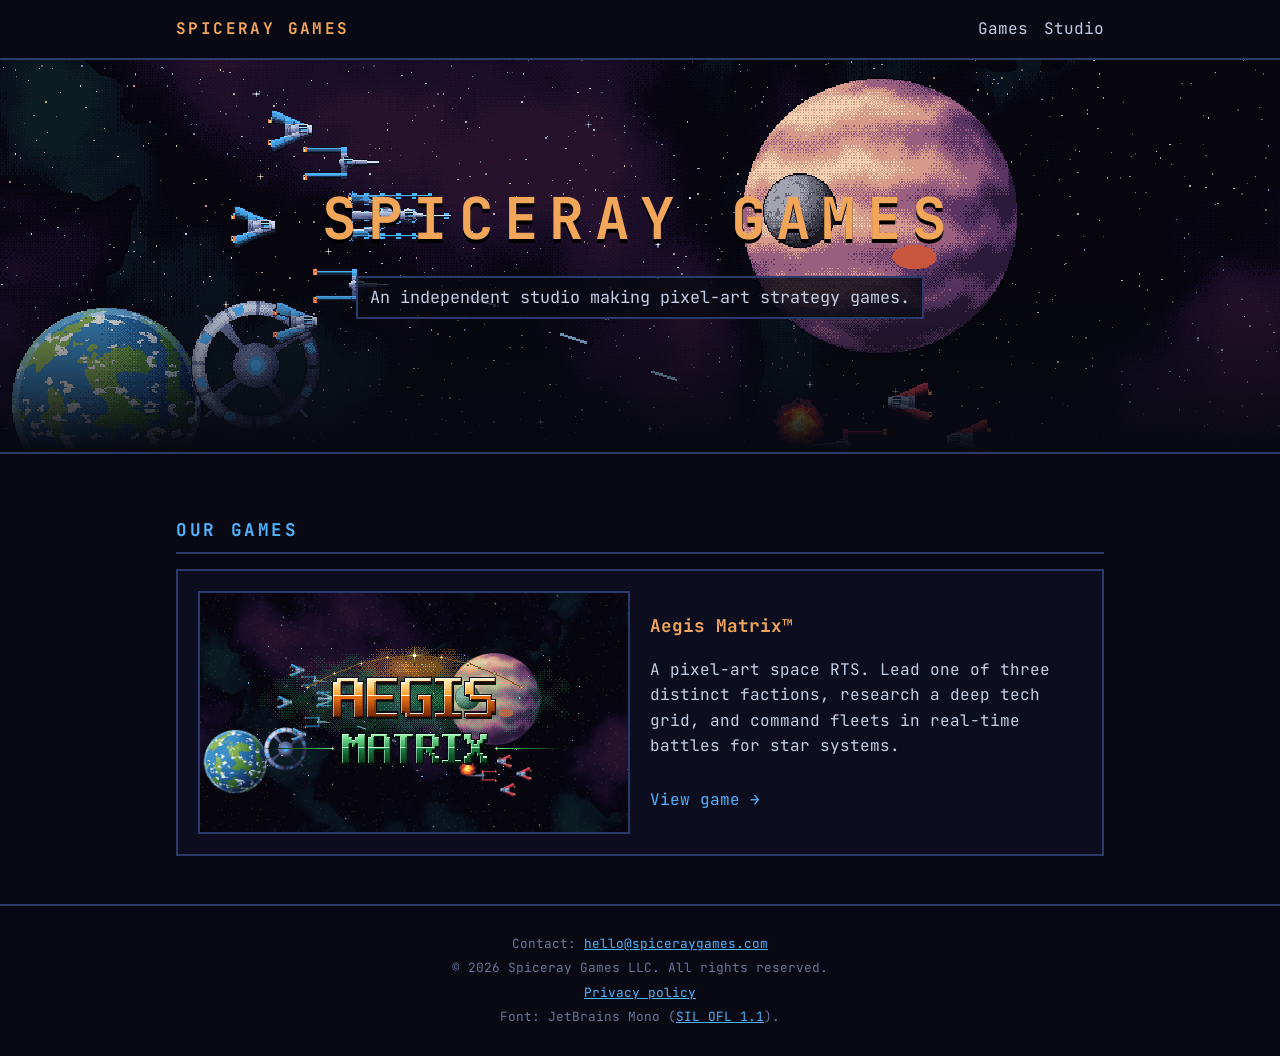
<file: index.html>
<!doctype html>
<html lang="en">
<head>
<meta charset="utf-8">
<meta name="viewport" content="width=device-width, initial-scale=1">
<title>Spiceray Games</title>
<meta name="description" content="Spiceray Games is an independent studio making pixel-art strategy games.">
<link rel="stylesheet" href="/assets/site.css?v=4">
</head>
<body>
<header class="top">
  <a class="studio" href="/">Spiceray Games</a>
  <nav><a href="/games/">Games</a><a href="/studio/">Studio</a></nav>
</header>

<div class="hero short lined">
  <div class="hero-inner">
    <h1>Spiceray Games</h1>
    <p class="tag">An independent studio making pixel-art strategy games.</p>
  </div>
</div>

<main class="wrap">
  <section>
    <h2>Our games</h2>
<a class="gamecard" href="/games/aegis-matrix/">
  <div class="shot"><img src="/assets/logo_aegis_matrix.png" alt="Aegis Matrix"></div>
  <div>
    <h3>Aegis Matrix&#8482;</h3>
    <p>A pixel-art space RTS. Lead one of three distinct factions, research a deep tech grid, and command fleets in real-time battles for star systems.</p>
    <span class="more">View game &rarr;</span>
  </div>
</a>
  </section>
</main>
<footer>
  <p>Contact: <a href="mailto:hello@spiceraygames.com">hello@spiceraygames.com</a></p>
  <p>&copy; 2026 Spiceray Games LLC. All rights reserved.</p>
  <p><a href="/privacy/">Privacy policy</a></p>
  <p>Font: JetBrains Mono (<a href="/assets/JetBrainsMono-OFL.txt">SIL OFL 1.1</a>).</p>
</footer>
</body>
</html>
</file>
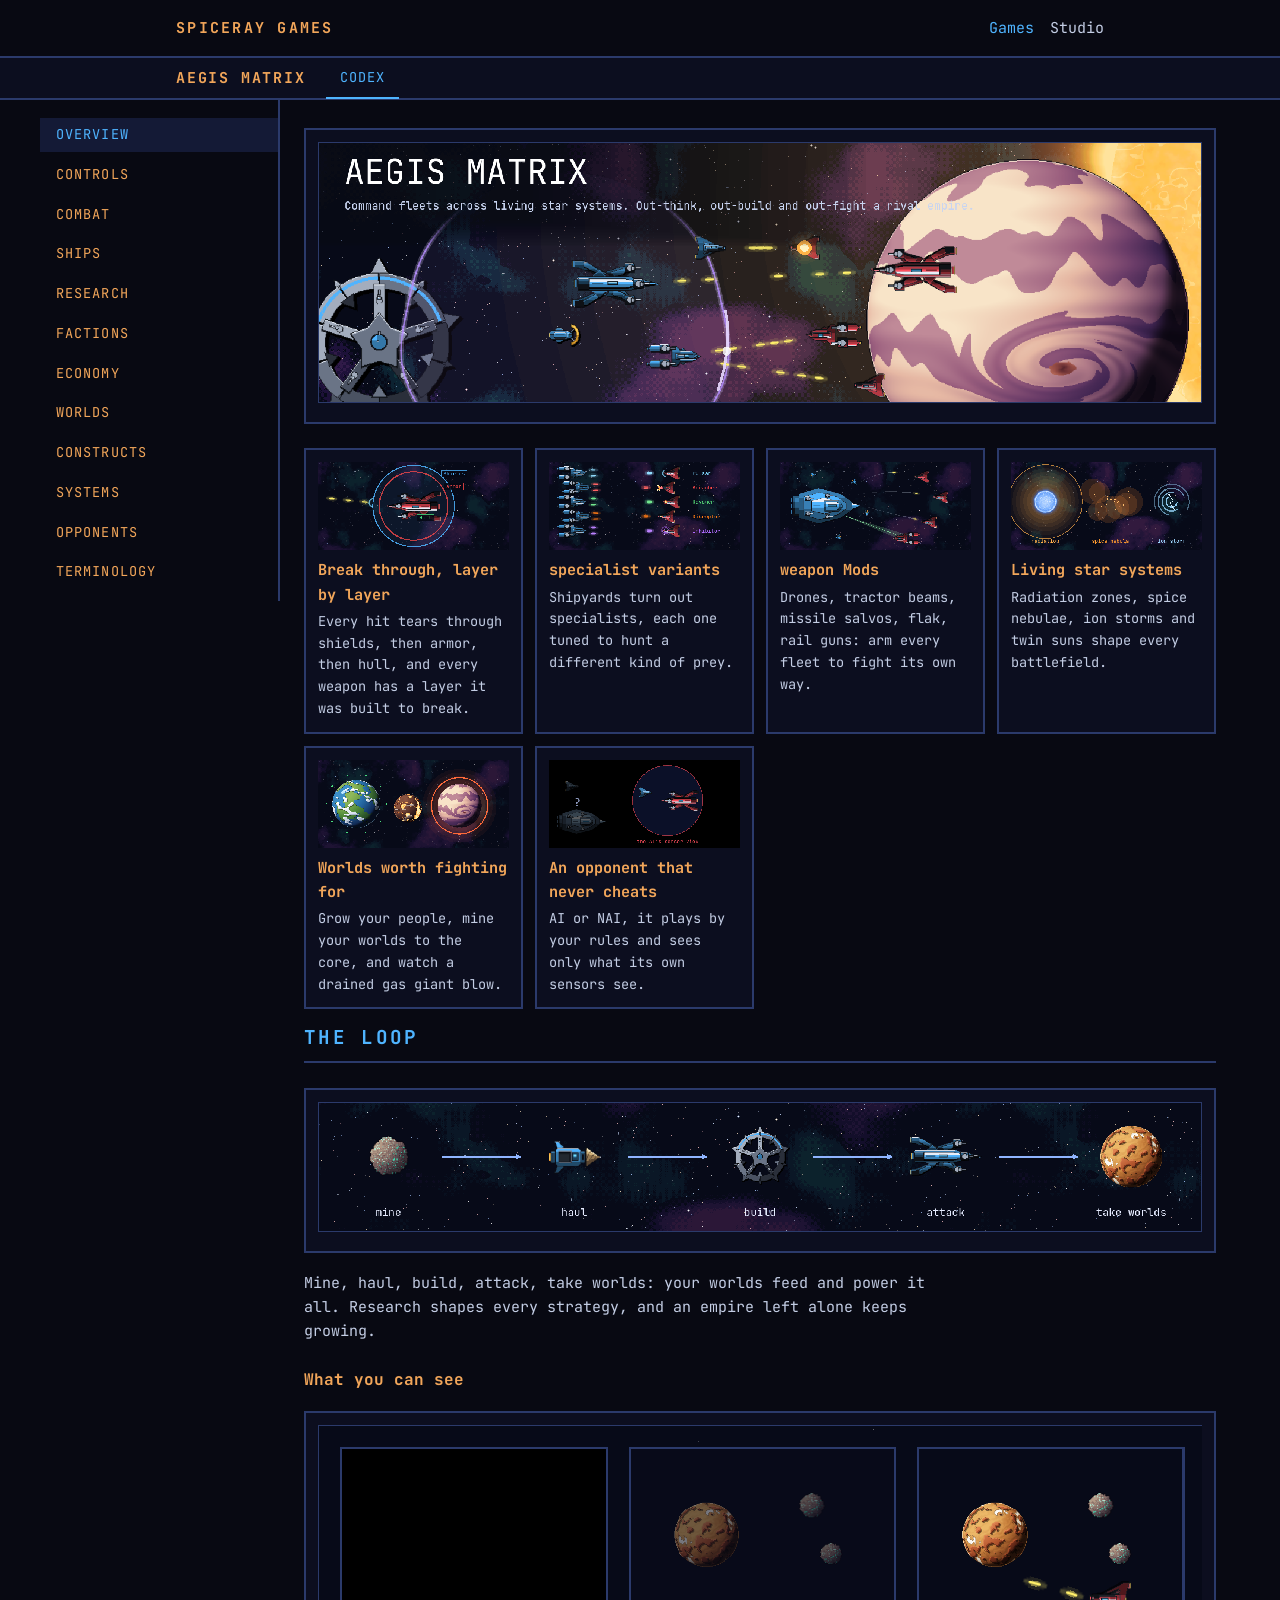
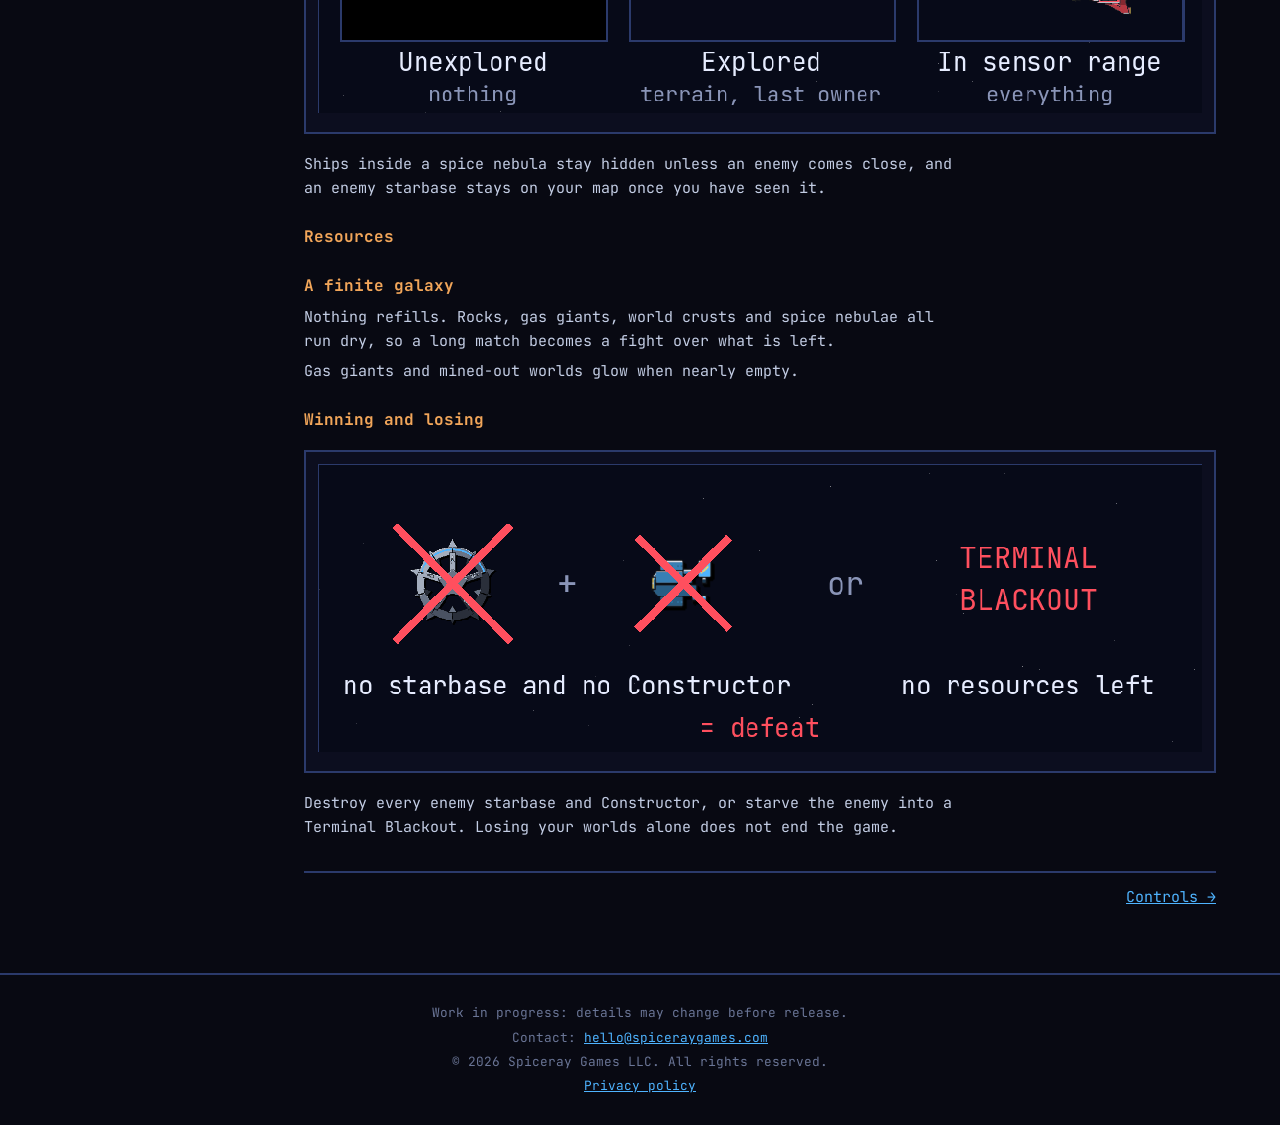
<file: codex/index.html>
<!doctype html>
<html lang="en"><head><meta charset="utf-8">
<title>Aegis Matrix Codex</title>
<link rel="canonical" href="/games/aegis-matrix/codex/">
<script>location.replace('/games/aegis-matrix/codex/' + location.hash)</script>
<meta http-equiv="refresh" content="0; url=/games/aegis-matrix/codex/">
</head><body><p>The Codex has moved: <a href="/games/aegis-matrix/codex/">Aegis Matrix Codex</a>.</p></body></html>
</file>
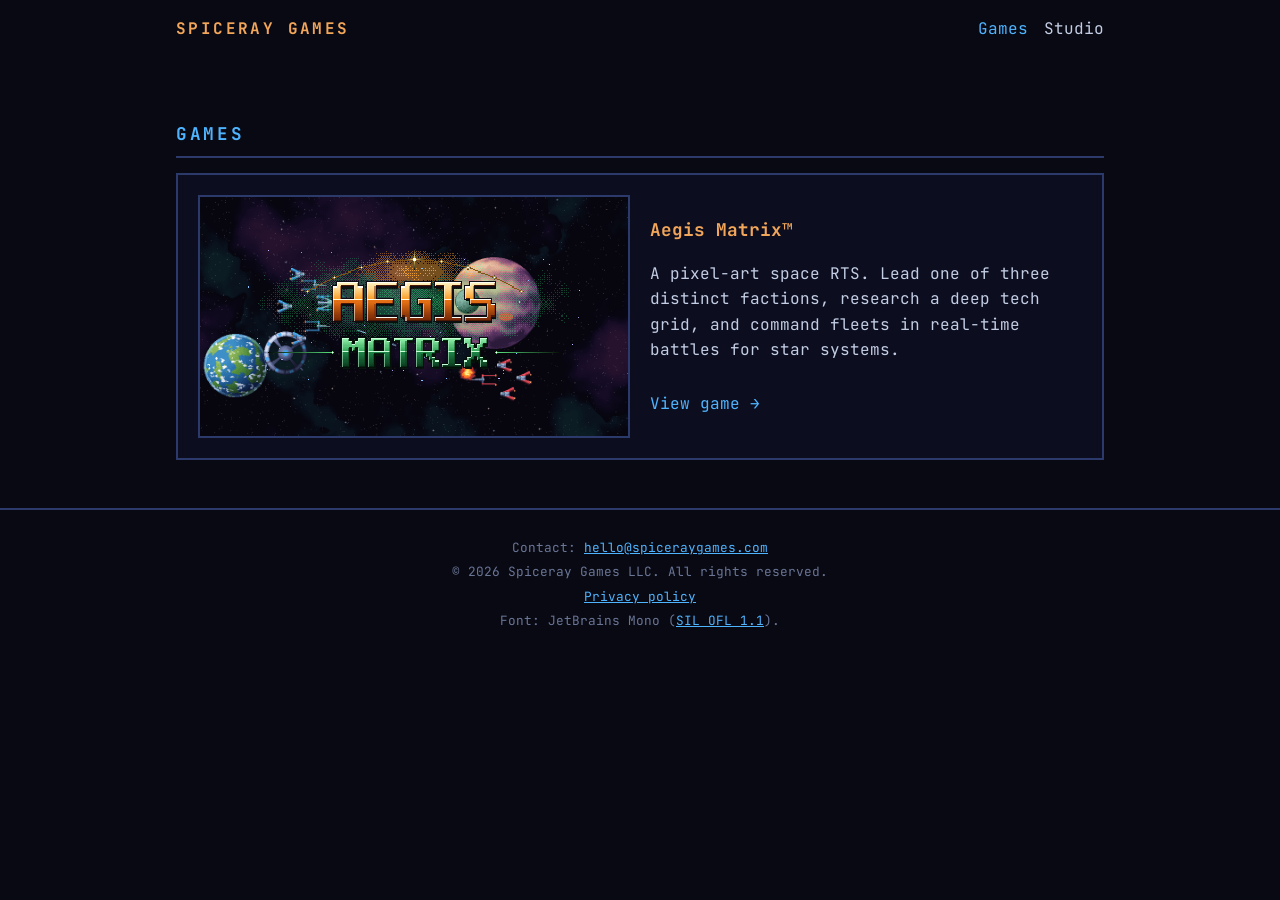
<file: games/index.html>
<!doctype html>
<html lang="en">
<head>
<meta charset="utf-8">
<meta name="viewport" content="width=device-width, initial-scale=1">
<title>Games – Spiceray Games</title>
<meta name="description" content="Games by Spiceray Games.">
<link rel="stylesheet" href="/assets/site.css?v=4">
</head>
<body>
<header class="top">
  <a class="studio" href="/">Spiceray Games</a>
  <nav><a href="/games/" class="on">Games</a><a href="/studio/">Studio</a></nav>
</header>

<main class="wrap">
  <section>
    <h2>Games</h2>
<a class="gamecard" href="/games/aegis-matrix/">
  <div class="shot"><img src="/assets/logo_aegis_matrix.png" alt="Aegis Matrix"></div>
  <div>
    <h3>Aegis Matrix&#8482;</h3>
    <p>A pixel-art space RTS. Lead one of three distinct factions, research a deep tech grid, and command fleets in real-time battles for star systems.</p>
    <span class="more">View game &rarr;</span>
  </div>
</a>
  </section>
</main>
<footer>
  <p>Contact: <a href="mailto:hello@spiceraygames.com">hello@spiceraygames.com</a></p>
  <p>&copy; 2026 Spiceray Games LLC. All rights reserved.</p>
  <p><a href="/privacy/">Privacy policy</a></p>
  <p>Font: JetBrains Mono (<a href="/assets/JetBrainsMono-OFL.txt">SIL OFL 1.1</a>).</p>
</footer>
</body>
</html>
</file>
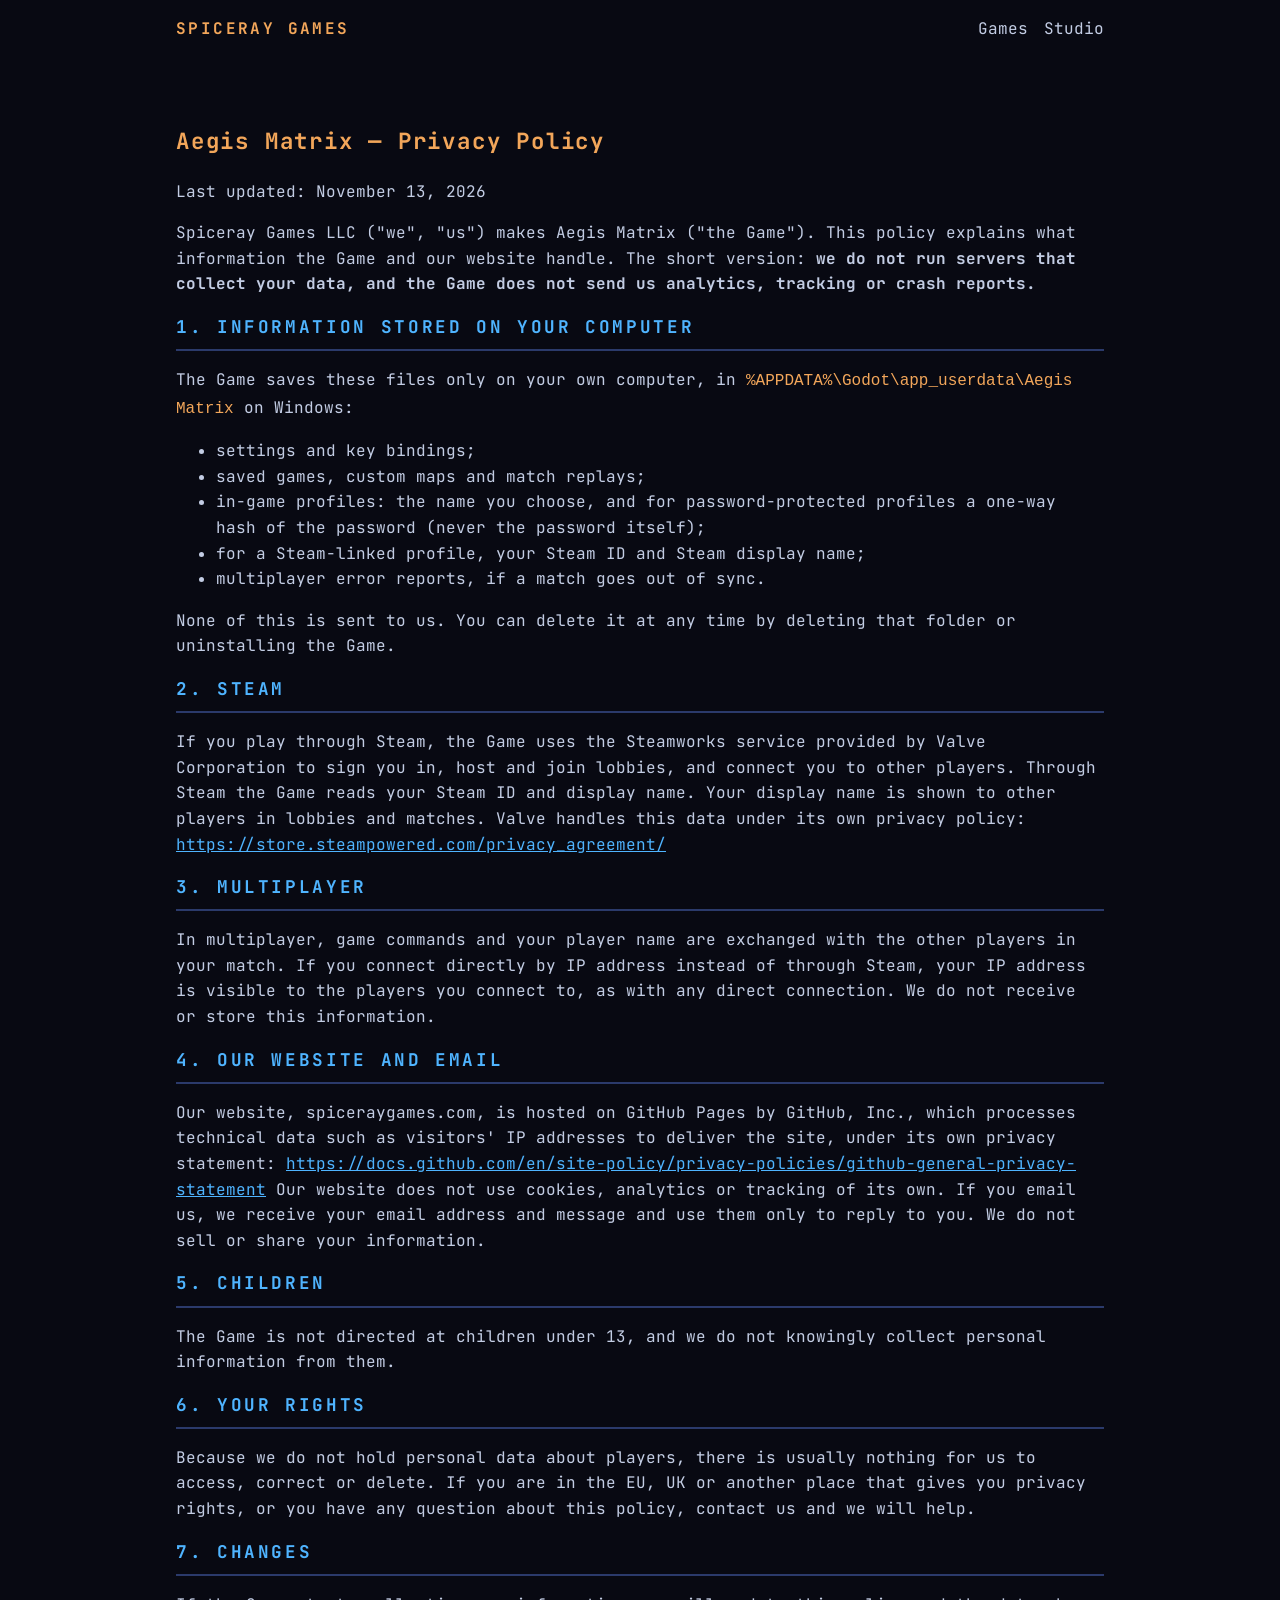
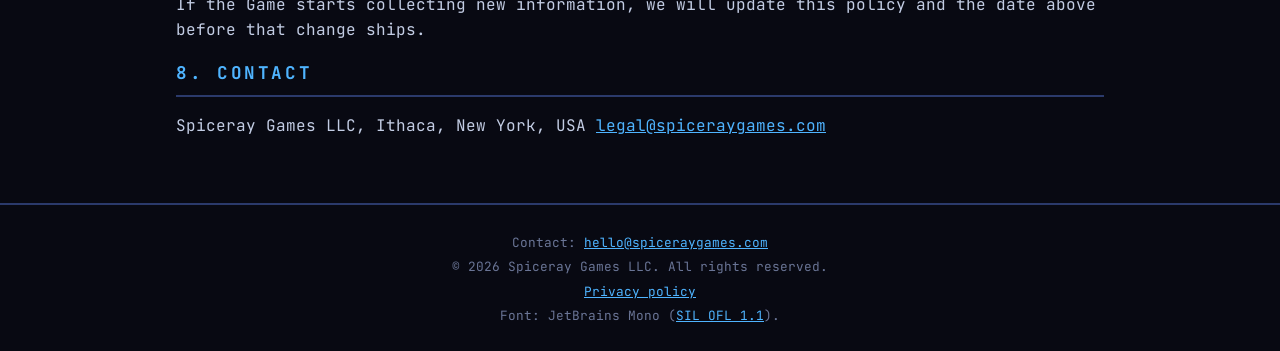
<file: privacy/index.html>
<!doctype html>
<html lang="en">
<head>
<meta charset="utf-8">
<meta name="viewport" content="width=device-width, initial-scale=1">
<title>Privacy Policy – Spiceray Games</title>
<meta name="description" content="Privacy policy for Aegis Matrix and spiceraygames.com.">
<link rel="stylesheet" href="/assets/site.css?v=4">
</head>
<body>
<header class="top">
  <a class="studio" href="/">Spiceray Games</a>
  <nav><a href="/games/">Games</a><a href="/studio/">Studio</a></nav>
</header>

<main class="wrap privacy">
<section>
<h1>Aegis Matrix — Privacy Policy</h1>
<p>Last updated: November 13, 2026</p>
<p>Spiceray Games LLC ("we", "us") makes Aegis Matrix ("the Game"). This policy explains what information the Game and our website handle. The short version: <strong>we do not run servers that collect your data, and the Game does not send us analytics, tracking or crash reports.</strong></p>
<h2>1. Information stored on your computer</h2>
<p>The Game saves these files only on your own computer, in <code>%APPDATA%\Godot\app_userdata\Aegis Matrix</code> on Windows:</p>
<ul><li>settings and key bindings;</li><li>saved games, custom maps and match replays;</li><li>in-game profiles: the name you choose, and for password-protected profiles a one-way hash of the password (never the password itself);</li><li>for a Steam-linked profile, your Steam ID and Steam display name;</li><li>multiplayer error reports, if a match goes out of sync.</li></ul>
<p>None of this is sent to us. You can delete it at any time by deleting that folder or uninstalling the Game.</p>
<h2>2. Steam</h2>
<p>If you play through Steam, the Game uses the Steamworks service provided by Valve Corporation to sign you in, host and join lobbies, and connect you to other players. Through Steam the Game reads your Steam ID and display name. Your display name is shown to other players in lobbies and matches. Valve handles this data under its own privacy policy: <a href="https://store.steampowered.com/privacy_agreement/">https://store.steampowered.com/privacy_agreement/</a></p>
<h2>3. Multiplayer</h2>
<p>In multiplayer, game commands and your player name are exchanged with the other players in your match. If you connect directly by IP address instead of through Steam, your IP address is visible to the players you connect to, as with any direct connection. We do not receive or store this information.</p>
<h2>4. Our website and email</h2>
<p>Our website, spiceraygames.com, is hosted on GitHub Pages by GitHub, Inc., which processes technical data such as visitors' IP addresses to deliver the site, under its own privacy statement: <a href="https://docs.github.com/en/site-policy/privacy-policies/github-general-privacy-statement">https://docs.github.com/en/site-policy/privacy-policies/github-general-privacy-statement</a> Our website does not use cookies, analytics or tracking of its own. If you email us, we receive your email address and message and use them only to reply to you. We do not sell or share your information.</p>
<h2>5. Children</h2>
<p>The Game is not directed at children under 13, and we do not knowingly collect personal information from them.</p>
<h2>6. Your rights</h2>
<p>Because we do not hold personal data about players, there is usually nothing for us to access, correct or delete. If you are in the EU, UK or another place that gives you privacy rights, or you have any question about this policy, contact us and we will help.</p>
<h2>7. Changes</h2>
<p>If the Game starts collecting new information, we will update this policy and the date above before that change ships.</p>
<h2>8. Contact</h2>
<p>Spiceray Games LLC, Ithaca, New York, USA <a href="mailto:legal@spiceraygames.com">legal@spiceraygames.com</a></p>
</section>
</main>
<footer>
  <p>Contact: <a href="mailto:hello@spiceraygames.com">hello@spiceraygames.com</a></p>
  <p>&copy; 2026 Spiceray Games LLC. All rights reserved.</p>
  <p><a href="/privacy/">Privacy policy</a></p>
  <p>Font: JetBrains Mono (<a href="/assets/JetBrainsMono-OFL.txt">SIL OFL 1.1</a>).</p>
</footer>
</body>
</html>
</file>
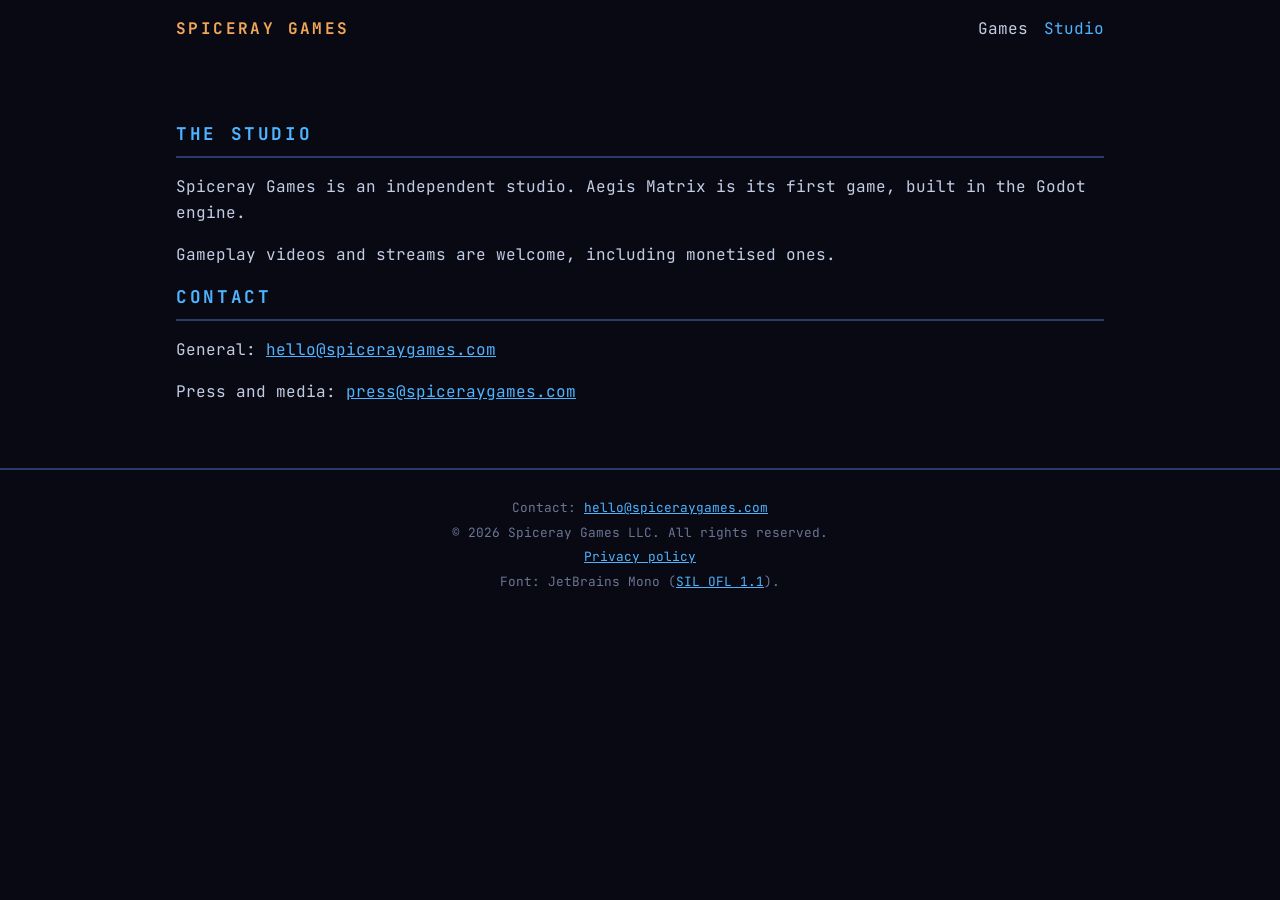
<file: studio/index.html>
<!doctype html>
<html lang="en">
<head>
<meta charset="utf-8">
<meta name="viewport" content="width=device-width, initial-scale=1">
<title>Studio – Spiceray Games</title>
<meta name="description" content="About Spiceray Games.">
<link rel="stylesheet" href="/assets/site.css?v=4">
</head>
<body>
<header class="top">
  <a class="studio" href="/">Spiceray Games</a>
  <nav><a href="/games/">Games</a><a href="/studio/" class="on">Studio</a></nav>
</header>

<main class="wrap">
  <section>
    <h2>The studio</h2>
    <p>Spiceray Games is an independent studio. Aegis Matrix is its first game, built in the Godot engine.</p>
    <p>Gameplay videos and streams are welcome, including monetised ones.</p>
    <h2>Contact</h2>
    <p>General: <a href="mailto:hello@spiceraygames.com">hello@spiceraygames.com</a></p>
    <p>Press and media: <a href="mailto:press@spiceraygames.com">press@spiceraygames.com</a></p>
  </section>
</main>
<footer>
  <p>Contact: <a href="mailto:hello@spiceraygames.com">hello@spiceraygames.com</a></p>
  <p>&copy; 2026 Spiceray Games LLC. All rights reserved.</p>
  <p><a href="/privacy/">Privacy policy</a></p>
  <p>Font: JetBrains Mono (<a href="/assets/JetBrainsMono-OFL.txt">SIL OFL 1.1</a>).</p>
</footer>
</body>
</html>
</file>
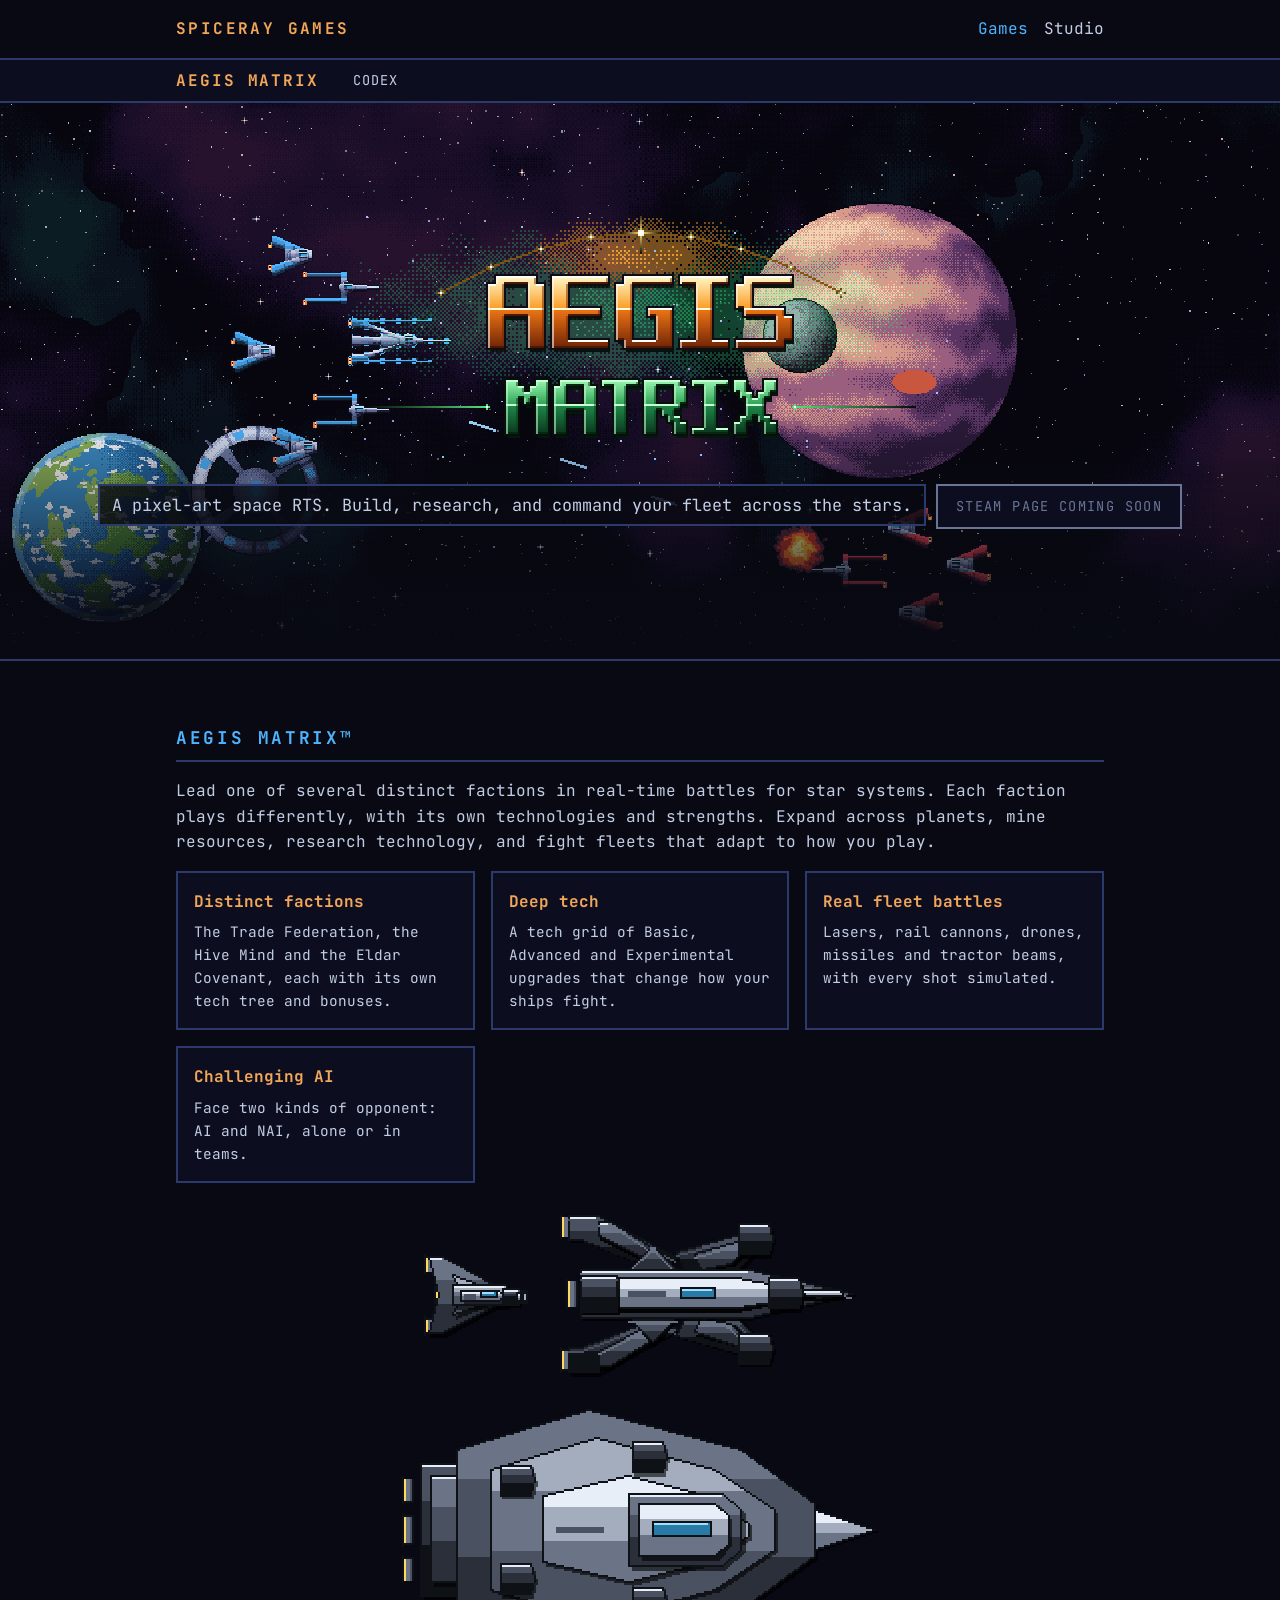
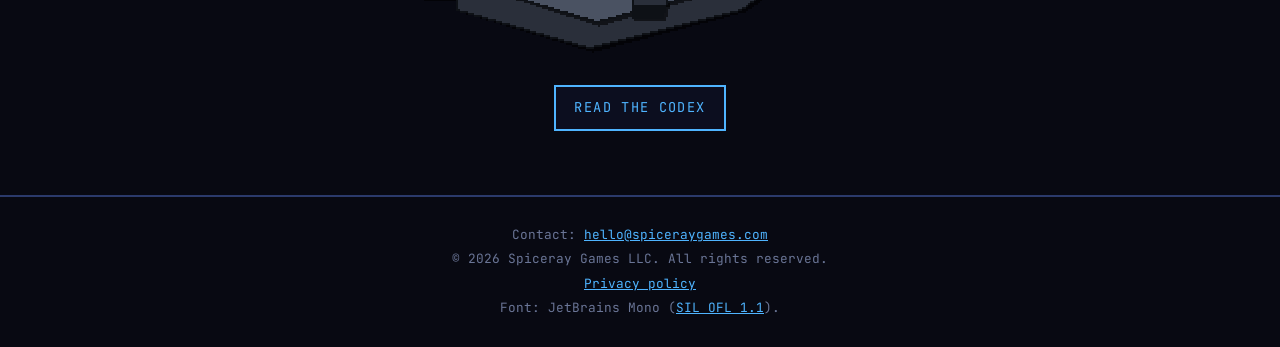
<file: games/aegis-matrix/index.html>
<!doctype html>
<html lang="en">
<head>
<meta charset="utf-8">
<meta name="viewport" content="width=device-width, initial-scale=1">
<title>Aegis Matrix – Spiceray Games</title>
<meta name="description" content="Aegis Matrix is a pixel-art space RTS by Spiceray Games.">
<link rel="stylesheet" href="/assets/site.css?v=4">
</head>
<body>
<header class="top">
  <a class="studio" href="/">Spiceray Games</a>
  <nav><a href="/games/" class="on">Games</a><a href="/studio/">Studio</a></nav>
</header>
<div class="tabs"><div class="wrap">
  <a class="game on" href="/games/aegis-matrix/">Aegis Matrix</a>
  <a class="tab" href="/games/aegis-matrix/codex/">Codex</a>
</div></div>

<div class="hero">
  <div class="hero-inner">
    <img class="logo" src="/assets/logo_aegis_matrix.png" alt="Aegis Matrix">
    <p class="tag">A pixel-art space RTS. Build, research, and command your fleet across the stars.</p>
    <!-- Swap for the Steam link once the store page is live -->
    <a class="btn" aria-disabled="true">Steam page coming soon</a>
  </div>
</div>

<main class="wrap">
  <section>
    <h2>Aegis Matrix&#8482;</h2>
    <p>Lead one of several distinct factions in real-time battles for star systems. Each faction plays differently, with its own technologies and strengths. Expand across planets, mine resources, research technology, and fight fleets that adapt to how you play.</p>
    <div class="grid">
      <div class="card"><h3>Distinct factions</h3><p>The Trade Federation, the Hive Mind and the Eldar Covenant, each with its own tech tree and bonuses.</p></div>
      <div class="card"><h3>Deep tech</h3><p>A tech grid of Basic, Advanced and Experimental upgrades that change how your ships fight.</p></div>
      <div class="card"><h3>Real fleet battles</h3><p>Lasers, rail cannons, drones, missiles and tractor beams, with every shot simulated.</p></div>
      <div class="card"><h3>Challenging AI</h3><p>Face two kinds of opponent: AI and NAI, alone or in teams.</p></div>
    </div>
    <div class="fleet">
      <img src="/assets/ship_corvette.png" alt="Corvette">
      <img src="/assets/ship_cruiser.png" alt="Cruiser">
      <img src="/assets/ship_carrier.png" alt="Carrier">
    </div>
    <p style="text-align:center;margin-top:32px"><a class="btn" href="/games/aegis-matrix/codex/">Read the Codex</a></p>
  </section>
</main>
<footer>
  <p>Contact: <a href="mailto:hello@spiceraygames.com">hello@spiceraygames.com</a></p>
  <p>&copy; 2026 Spiceray Games LLC. All rights reserved.</p>
  <p><a href="/privacy/">Privacy policy</a></p>
  <p>Font: JetBrains Mono (<a href="/assets/JetBrainsMono-OFL.txt">SIL OFL 1.1</a>).</p>
</footer>
</body>
</html>
</file>
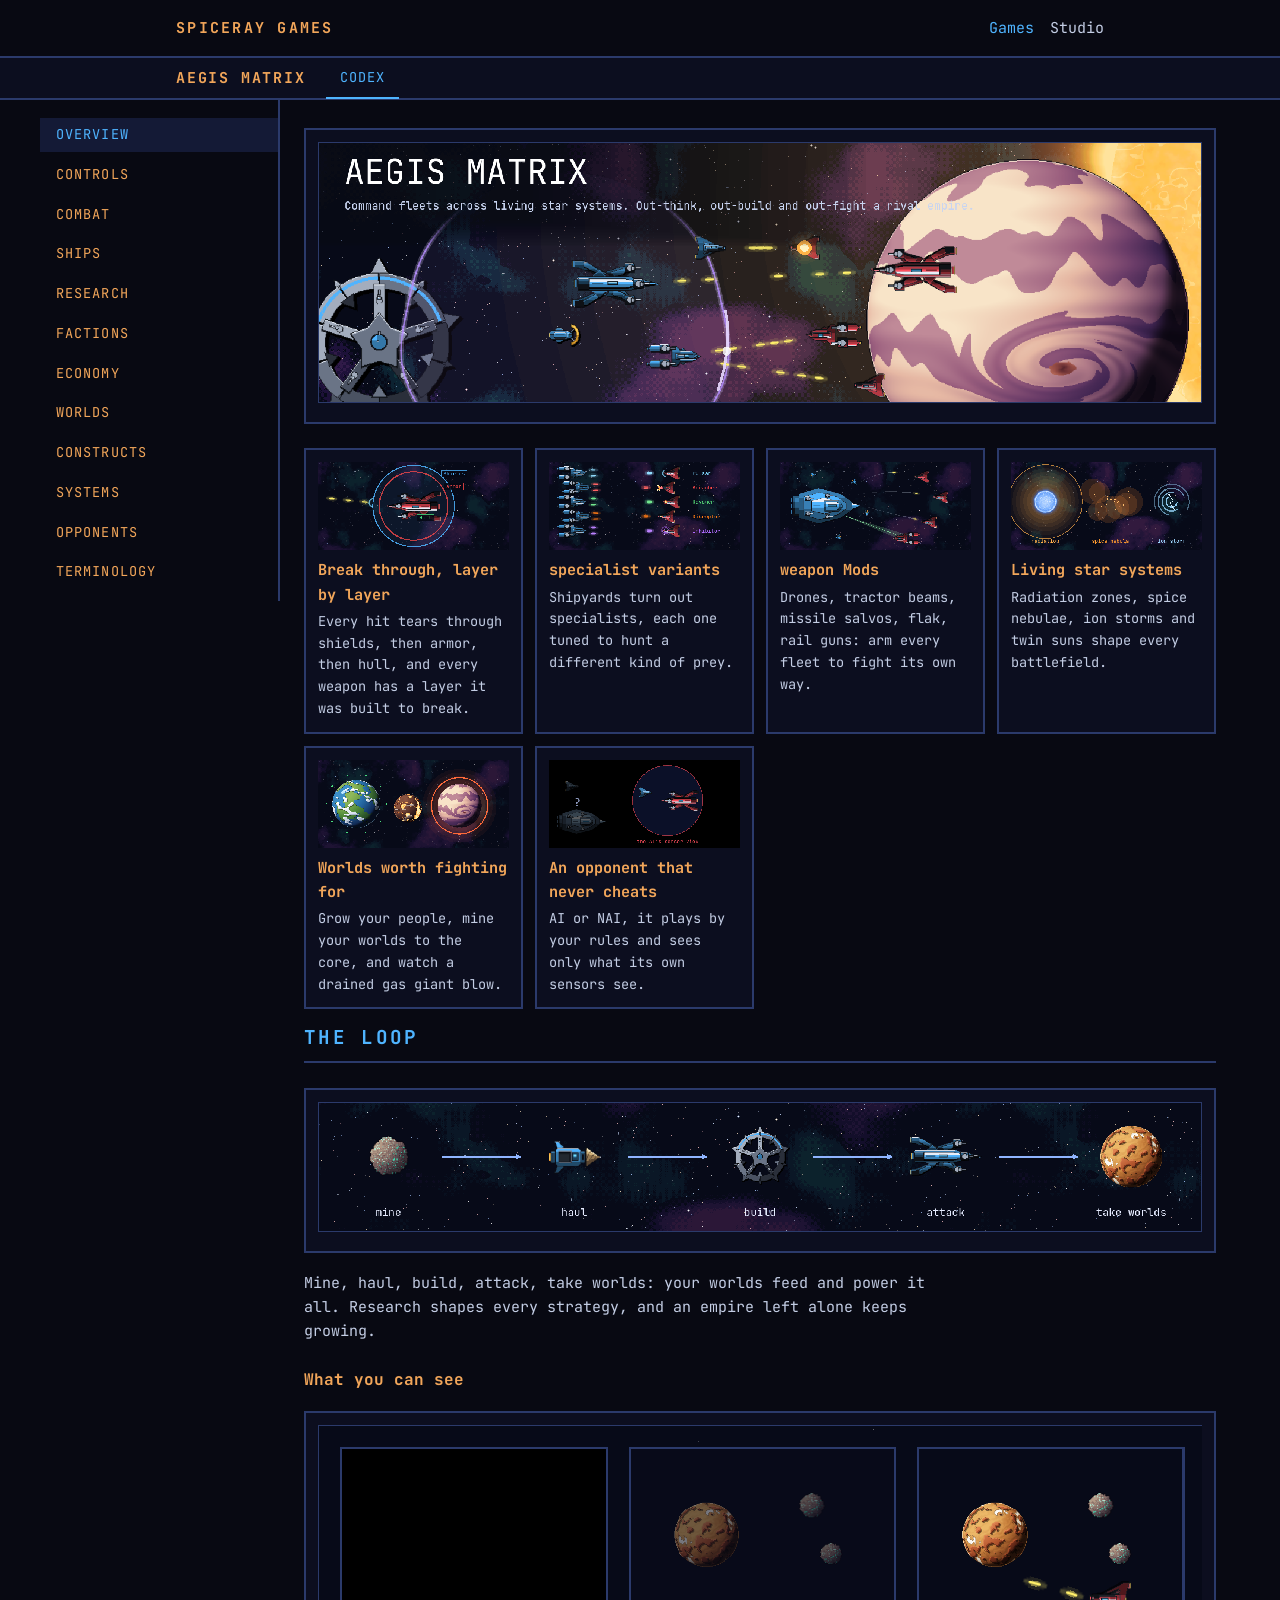
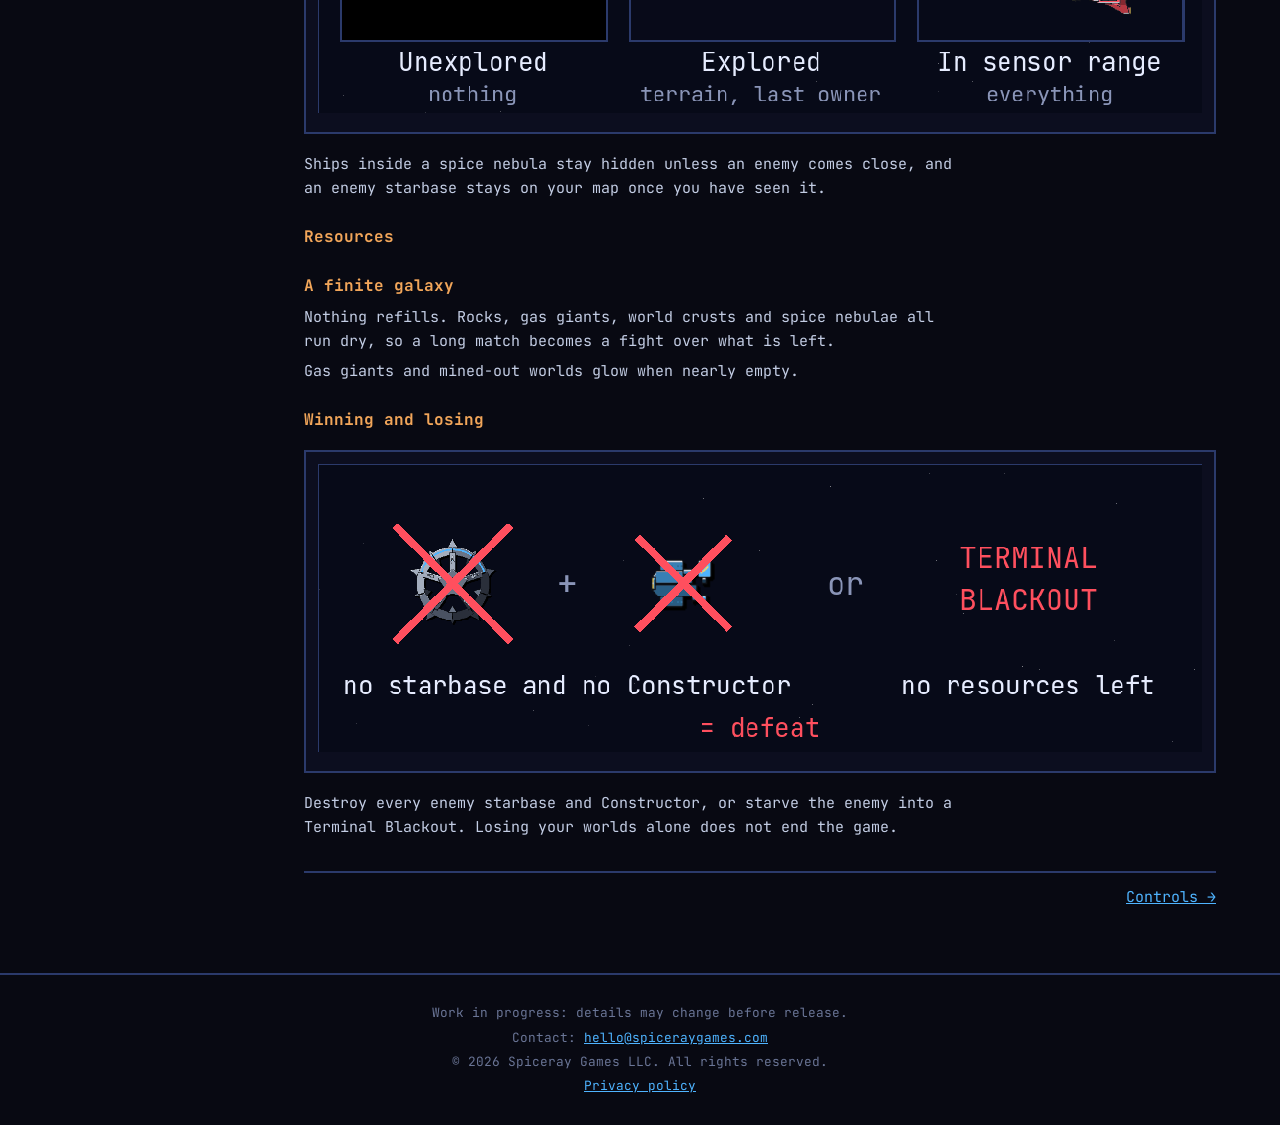
<file: games/aegis-matrix/codex/index.html>
<!doctype html>
<html lang="en">
<head>
<meta charset="utf-8">
<meta name="viewport" content="width=device-width, initial-scale=1">
<title>Aegis Matrix Codex</title>
<meta name="description" content="The in-game Codex for Aegis Matrix, a pixel-art space RTS by Spiceray Games.">
<link rel="stylesheet" href="/assets/site.css?v=4">
<style>
body{font-size:15px}
img{height:auto}
#menu{display:none;background:var(--panel);color:var(--accent);border:2px solid var(--line);font:inherit;padding:2px 10px;margin-left:auto}
.layout{display:grid;grid-template-columns:240px 1fr;max-width:1200px;margin:0 auto}
#nav{border-right:2px solid var(--line);padding:12px 0;max-height:100vh;overflow:auto;position:sticky;top:0;align-self:start}
#nav .sec{display:block;padding:6px 16px;color:var(--warm);text-decoration:none;text-transform:uppercase;letter-spacing:.08em;font-size:.85rem;margin-top:6px}
#nav .sub{display:block;padding:3px 16px 3px 28px;color:var(--text);text-decoration:none;font-size:.85rem}
#nav a:hover{color:var(--accent)}
#nav a.on{background:#141a36;color:var(--accent)}
#nav .sec.open{color:var(--accent)}
#page a.card.link{display:block;text-decoration:none;color:var(--text);cursor:pointer}
#page a.card.link:hover{border-color:var(--accent)}
#page a.card.link h3::after{content:" →";color:var(--accent)}
.back{display:inline-block;margin:4px 0 4px;text-decoration:none}
#page{padding:16px 24px 64px;min-width:0}
#page h1{color:var(--accent);text-transform:uppercase;letter-spacing:.12em;font-size:1.2rem;border-bottom:2px solid var(--line);padding-bottom:8px}
#page h2{color:var(--warm);font-size:1rem;margin:24px 0 6px;border:0;text-transform:none;letter-spacing:0;padding:0}
#page p{margin:6px 0;max-width:72ch}
.fig{background:var(--panel);border:2px solid var(--line);padding:12px;margin:12px 0;display:inline-block;max-width:100%}
.spr{display:inline-block;vertical-align:middle;margin:4px 8px 4px 0}
.cards,.stacks,.bonuses{display:grid;gap:12px;margin:12px 0}
.cards{grid-template-columns:repeat(auto-fill,minmax(200px,1fr))}
.stacks{grid-template-columns:repeat(auto-fill,minmax(300px,1fr))}
.bonuses{grid-template-columns:repeat(auto-fill,minmax(220px,1fr))}
#page .card{padding:12px}
#page .card img{display:block;margin:0 auto 8px;max-height:128px;width:auto}
#page .card h3{margin:0 0 4px;font-size:.95rem}
#page .card p{margin:0;font-size:.85rem}
#page .stack{display:flex;gap:12px;align-items:flex-start}
#page .stack img{margin:0;width:48px;height:48px;flex:none}
.terms{display:grid;grid-template-columns:repeat(auto-fill,minmax(320px,1fr));gap:8px;margin:12px 0}
.term{background:var(--panel);border:2px solid var(--line);padding:8px 12px}
.term dt{color:var(--warm);font-weight:700;font-size:.9rem}
.term dd{margin:2px 0 0;font-size:.85rem}
.era{color:var(--dim);font-size:.75rem;text-transform:uppercase;margin-left:6px}
.tiers{color:var(--accent);font-size:.8rem;margin-bottom:4px}
.next{margin-top:32px;display:flex;justify-content:space-between;gap:12px;border-top:2px solid var(--line);padding-top:12px}
@media (max-width:760px){
 .layout{grid-template-columns:1fr}
 #menu{display:inline-block}
 #nav{display:none;position:static;max-height:none;border-right:0;border-bottom:2px solid var(--line)}
 #nav.open{display:block}
 #page{padding:12px 16px 48px}
}
</style>
</head>
<body>
<header class="top">
  <a class="studio" href="/">Spiceray Games</a>
  <nav><a href="/games/" class="on">Games</a><a href="/studio/">Studio</a></nav>
</header>
<div class="tabs"><div class="wrap">
  <a class="game" href="/games/aegis-matrix/">Aegis Matrix</a>
  <a class="tab on" href="/games/aegis-matrix/codex/">Codex</a>
  <button id="menu" aria-expanded="false">Pages</button>
</div></div>
<div class="layout">
  <nav id="nav"></nav>
  <main id="page"><p>Loading…</p></main>
</div>
<footer>
  <p>Work in progress: details may change before release.</p>
  <p>Contact: <a href="mailto:hello@spiceraygames.com">hello@spiceraygames.com</a></p>
  <!-- OWNER: swap with OWNER in tools/build_pages.py -->
  <p>&copy; 2026 Spiceray Games LLC. All rights reserved.</p>
  <p><a href="/privacy/">Privacy policy</a></p>
</footer>
<script>
const SKIP_TEXT = /^(Not available yet\.*…?|BASIC|ADVANCED|EXPERIMENTAL)$/;
let pages = [];
const nav = document.getElementById('nav'), main = document.getElementById('page'), menu = document.getElementById('menu');
menu.onclick = () => { const o = nav.classList.toggle('open'); menu.setAttribute('aria-expanded', o); };

function esc(s){ return s.replace(/[&<>"]/g, c => ({'&':'&amp;','<':'&lt;','>':'&gt;','"':'&quot;'}[c])); }

let sections = [], sectionOf = {};
async function init(){
  const idx = await (await fetch('data/index.json', {cache: 'no-cache'})).json();
  // Drop pages that are only a heading
  const keep = new Set((await Promise.all(idx.pages.map(async p => {
    const j = await (await fetch('data/' + p.folder + '/page.json', {cache: 'no-cache'})).json();
    return j.blocks.filter(b => b.type !== 'heading').length ? p.id : null;
  }))).filter(Boolean));
  sections = idx.nav.filter(s => keep.has(s.id)).map(s => ({...s, children: (s.children || []).filter(c => keep.has(c.id))}));
  pages = [];
  for (const s of sections) { pages.push(s); sectionOf[s.id] = s; for (const c of s.children) { pages.push(c); sectionOf[c.id] = s; } }
  window.onhashchange = show;
  show();
}

function drawNav(cur){
  const open = sectionOf[cur.id];
  nav.innerHTML = sections.map(s => {
    let h = `<a class="sec${s === open ? ' open' : ''}${s.id === cur.id ? ' on' : ''}" href="#${s.id}">${esc(s.title)}</a>`;
    if (s === open) h += s.children.map(c => `<a class="sub${c.id === cur.id ? ' on' : ''}" href="#${c.id}">${esc(c.title)}</a>`).join('');
    return h;
  }).join('');
}

async function show(){
  const id = decodeURIComponent(location.hash.slice(1)) || pages[0].id;
  const i = Math.max(0, pages.findIndex(p => p.id === id));
  const p = pages[i];
  const j = await (await fetch('data/' + p.folder + '/page.json', {cache: 'no-cache'})).json();
  const base = 'data/' + p.folder + '/';
  const sec = sectionOf[p.id];
  let html = sec && sec.id !== p.id ? `<a class="back" href="#${sec.id}">&lt; All ${esc(sec.title)}</a>` : '';
  let first = true, grid = null;
  const GRID = {card: 'cards', stack: 'stacks', bonus: 'bonuses', term: 'terms'};
  for (const b of j.blocks) {
    const g = GRID[b.type] || null;
    if (grid !== g) { if (grid) html += '</div>'; if (g) html += `<div class="${g}">`; grid = g; }
    if (b.type === 'card') {
      const inner = `${b.src ? `<img src="${base + b.src}" alt="">` : ''}<h3>${esc(b.title)}</h3><p>${esc(b.text || '')}</p>`;
      html += b.link && sectionOf[b.link] ? `<a class="card link" href="#${b.link}">${inner}</a>` : `<div class="card">${inner}</div>`;
    } else if (b.type === 'stack') {
      html += `<div class="card stack">${b.src ? `<img src="${base + b.src}" alt="">` : ''}<div><h3>${esc(b.line)} <span class="era">${esc(b.era || '')}</span></h3><div class="tiers">${(b.techs || []).map(esc).join(' &rarr; ')}</div><p>${esc(b.text || '')}</p></div></div>`;
    } else if (b.type === 'term') {
      html += `<div class="term"><dt>${esc(b.term)}</dt><dd>${esc(b.text || '')}</dd></div>`;
    } else if (b.type === 'bonus') {
      html += `<div class="card bonus"><h3>${esc(b.slot)}</h3><p>${esc(b.text)}</p></div>`;
    } else if (b.type === 'heading') {
      html += first ? `<h1>${esc(b.text)}</h1>` : `<h2>${esc(b.text)}</h2>`;
      first = false;
    } else if (b.type === 'text') {
      if (!SKIP_TEXT.test(b.text.trim())) html += b.text.split('\n').filter(s => s.trim()).map(s => `<p>${esc(s)}</p>`).join('');
    } else if (b.type === 'image') {
      html += `<div class="fig"><img src="${base + b.src}" alt=""></div>`;
    } else if (b.type === 'sprite' && b.w > 0 && b.h > 0) {
      html += `<img class="spr" src="${base + b.src}" width="${b.w}" height="${b.h}" alt="">`;
    }
  }
  if (grid) html += '</div>';
  if (first) html = html.replace(/^(<a class="back"[^>]*>.*?<\/a>)?/, m => m + `<h1>${esc(p.title)}</h1>`);
  const prev = pages[i-1], next = pages[i+1];
  html += `<div class="next"><span>${prev ? `<a href="#${prev.id}">&larr; ${esc(prev.title)}</a>` : ''}</span><span>${next ? `<a href="#${next.id}">${esc(next.title)} &rarr;</a>` : ''}</span></div>`;
  main.innerHTML = html;
  document.title = p.title + ' – Aegis Matrix Codex';
  drawNav(p);
  nav.classList.remove('open'); menu.setAttribute('aria-expanded', false);
  window.scrollTo(0, 0);
}
init();
</script>
</body>
</html>
</file>
<file: assets/site.css>
@font-face{font-family:"JBM";src:url(/assets/JetBrainsMono.ttf) format("truetype");font-display:swap}
:root{--bg:#080912;--panel:#0c0e1f;--line:#2b3a6b;--accent:#4fb4ff;--text:#c3cde4;--dim:#6a7596;--warm:#f2a65a}
*{box-sizing:border-box}
html,body{margin:0;background:var(--bg);color:var(--text);font:16px/1.6 "JBM",ui-monospace,monospace}
img{image-rendering:pixelated;image-rendering:crisp-edges;max-width:100%}
a{color:var(--accent)}
.wrap{max-width:960px;margin:0 auto;padding:0 16px}

/* Site header */
header.top{display:flex;justify-content:space-between;align-items:center;padding:16px;max-width:960px;margin:0 auto}
header.top .studio{font-weight:700;letter-spacing:.15em;text-transform:uppercase;color:var(--warm);text-decoration:none}
header.top nav a{margin-left:16px;text-decoration:none;color:var(--text)}
header.top nav a:hover,header.top nav a.on{color:var(--accent)}

/* Game sub-tabs */
.tabs{border-top:2px solid var(--line);border-bottom:2px solid var(--line);background:var(--panel)}
.tabs .wrap{display:flex;align-items:center;gap:4px;flex-wrap:wrap}
.tabs .game{color:var(--warm);text-transform:uppercase;letter-spacing:.12em;font-weight:700;margin-right:16px;padding:8px 0;text-decoration:none!important}
.tabs .game:hover{color:#ffc68a}
.tabs a.tab{padding:8px 14px;text-decoration:none;color:var(--text);text-transform:uppercase;letter-spacing:.08em;font-size:.85rem;border-bottom:2px solid transparent;margin-bottom:-2px}
.tabs a.tab:hover{color:var(--accent)}
.tabs a.tab.on{color:var(--accent);border-bottom-color:var(--accent)}

/* Hero */
.hero{position:relative;border-bottom:2px solid var(--line);background:#000 url(/assets/title_bg.png) center/cover no-repeat;image-rendering:pixelated;min-height:62vh;display:flex;align-items:center;justify-content:center;text-align:center}
.hero.short{min-height:44vh}
.hero.lined{border-top:2px solid var(--line)}
.hero::after{content:"";position:absolute;inset:0;background:linear-gradient(transparent 55%,var(--bg))}
.hero-inner{position:relative;z-index:1;padding:24px 16px}
.hero .logo{width:min(640px,90vw)}
.hero h1{margin:0;font-size:clamp(2rem,7vw,3.6rem);letter-spacing:.18em;text-transform:uppercase;color:var(--warm);text-shadow:0 4px 0 #000}
.tag{font-size:1.05rem;margin:12px auto 20px;display:inline-block;padding:6px 12px;background:rgba(8,9,18,.8);border:2px solid var(--line)}
.btn{display:inline-block;padding:10px 18px;border:2px solid var(--accent);background:var(--panel);color:var(--accent);text-decoration:none;text-transform:uppercase;letter-spacing:.1em;font-size:.85rem}
.btn[aria-disabled=true]{border-color:var(--dim);color:var(--dim);cursor:default}

section{padding:48px 0}
h2{color:var(--accent);text-transform:uppercase;letter-spacing:.15em;font-size:1.1rem;border-bottom:2px solid var(--line);padding-bottom:8px}
.grid{display:grid;grid-template-columns:repeat(auto-fit,minmax(240px,1fr));gap:16px}
.card{background:var(--panel);border:2px solid var(--line);padding:16px}
.card h3{margin:0 0 6px;font-size:1rem;color:var(--warm)}
.card p{margin:0;color:var(--text);font-size:.9rem}

/* Game card (Games list, homepage) */
a.gamecard{display:grid;grid-template-columns:minmax(0,1fr) minmax(0,1fr);gap:20px;align-items:center;text-decoration:none;color:var(--text);background:var(--panel);border:2px solid var(--line);padding:20px}
a.gamecard:hover{border-color:var(--accent)}
a.gamecard .shot{background:#000 url(/assets/title_bg.png) center/cover;aspect-ratio:16/9;display:flex;align-items:center;justify-content:center;border:2px solid var(--line)}
a.gamecard .shot img{width:80%}
a.gamecard h3{margin:0 0 6px;color:var(--warm);font-size:1.1rem}
a.gamecard .more{display:inline-block;margin-top:12px;color:var(--accent)}

.fleet{display:flex;justify-content:center;align-items:center;gap:32px;flex-wrap:wrap;margin:32px 0 0}
.fleet img:nth-child(1){width:104px}.fleet img:nth-child(2){width:296px}.fleet img:nth-child(3){width:476px}

/* Privacy page */
.privacy h1{color:var(--warm);font-size:1.4rem;letter-spacing:.08em}
.privacy code{color:var(--warm)}

footer{border-top:2px solid var(--line);padding:24px 16px;text-align:center;color:var(--dim);font-size:.8rem}
footer p{margin:4px 0}

@media (max-width:600px){
 header.top nav a{margin-left:12px;font-size:.9rem}
 .fleet img:nth-child(3){width:100%}
 a.gamecard{grid-template-columns:1fr}
}
</file>
